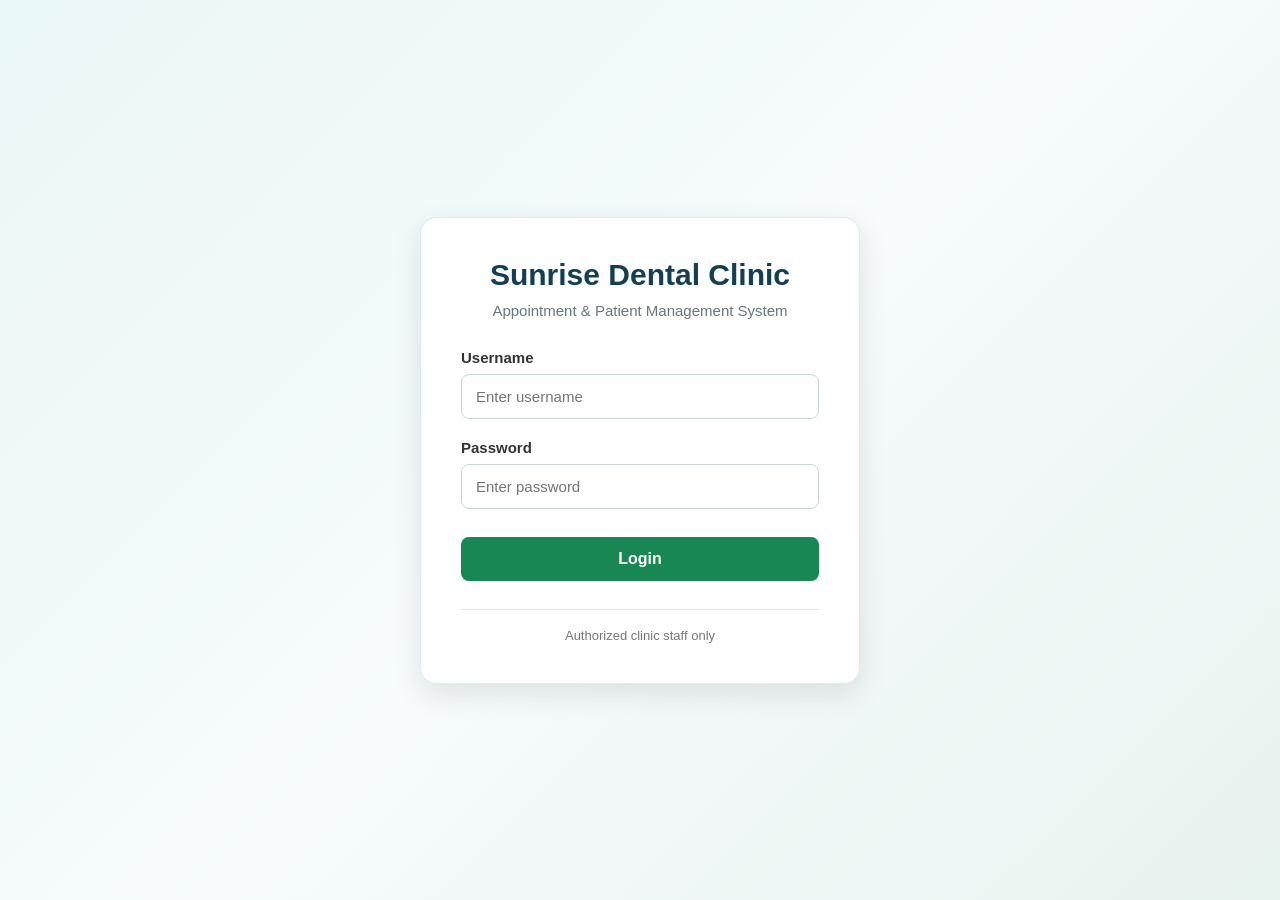
<file: frontend/index.html>
<!DOCTYPE html>
<html lang="en">
<head>
    <meta charset="UTF-8">
    <meta name="viewport" content="width=device-width, initial-scale=1.0">

    <title>Sunrise Dental Clinic - Login</title>

    <link rel="stylesheet" href="css/style.css">
</head>

<body>

<div class="login-container">

    <div class="login-card">

        <div class="clinic-header">
            <h1>Sunrise Dental Clinic</h1>
            <p>Appointment & Patient Management System</p>
        </div>

        <form id="loginForm">

            <div class="form-group">
                <label for="username">Username</label>

                <input
                        type="text"
                        id="username"
                        name="username"
                        placeholder="Enter username"
                        required
                >
            </div>

            <div class="form-group">
                <label for="password">Password</label>

                <input
                        type="password"
                        id="password"
                        name="password"
                        placeholder="Enter password"
                        required
                >
            </div>

            <button type="submit" class="login-button">
                Login
            </button>

        </form>

        <p id="loginMessage" class="message"></p>

        <div class="login-footer">
            <p>Authorized clinic staff only</p>
        </div>

    </div>

</div>

<script src="js/script.js"></script>

</body>
</html>
</file>
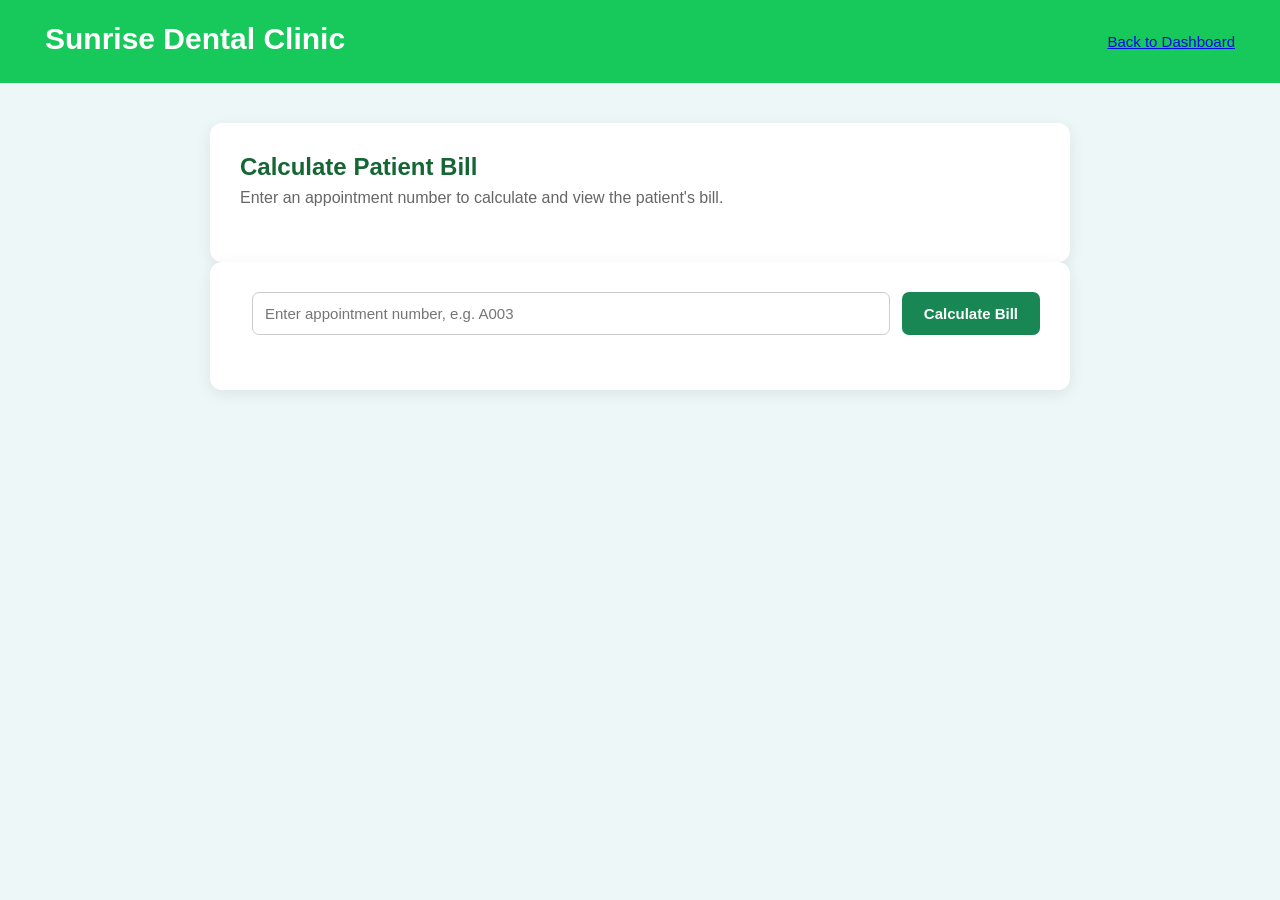
<file: frontend/billing.html>
<!DOCTYPE html>
<html lang="en">

<head>

    <meta charset="UTF-8">

    <meta
            name="viewport"
            content="width=device-width, initial-scale=1.0"
    >

    <title>Billing - Sunrise Dental Clinic</title>

    <link
            rel="stylesheet"
            href="css/style.css"
    >


    <style>
        .header-content {
            background: #16c95a;
            color: white;
            padding: 22px 45px;
            display: flex;
            justify-content: space-between;
            align-items: center;
        }

        .header-content h1 {
            font-size: 30px;
            margin-bottom: 5px;
        }

        .header-content a {
            font-size: 15px;
            opacity: 0.95;
        }

        .header-content a:hover {
            text-decoration: underline;
        }

        .billing-container {
            max-width: 900px;
            margin: 40px auto;
            padding: 0 20px;
        }


        .billing-card {
            background: white;
            padding: 30px;
            border-radius: 12px;

            box-shadow:
                    0 4px 15px rgba(0, 0, 0, 0.08);
        }


        .billing-card h2 {
            margin-bottom: 8px;
            color: #166534;
        }


        .billing-card > p {
            margin-bottom: 25px;
            color: #666;
        }


        /* Billing Search Form */

        .billing-form {
            display: flex;
            gap: 12px;
            margin-bottom: 25px;
        }


        .billing-form input {
            flex: 1;

            padding: 12px;

            border: 1px solid #ccc;
            border-radius: 7px;

            font-size: 15px;
        }


        .billing-form input:focus {
            outline: none;
            border-color: #198754;
        }


        .calculate-button {
            background: #198754;
            color: white;

            border: none;

            padding: 12px 22px;

            border-radius: 7px;

            cursor: pointer;

            font-size: 15px;
            font-weight: 600;
        }


        .calculate-button:hover {
            background: #157347;
        }


        /* Messages */

        #billingMessage {
            display: none;

            padding: 12px;

            border-radius: 7px;

            margin-bottom: 20px;
        }


        /* Bill Details */

        #billDetails {
            display: none;
        }


        .bill-title {
            color: #166534;

            margin-bottom: 18px;

            border-bottom: 2px solid #198754;

            padding-bottom: 8px;
        }


        .bill-info {
            display: grid;

            grid-template-columns: 1fr 1fr;

            gap: 15px;

            margin-bottom: 25px;
        }


        .info-box {
            background: #f8f9fa;

            padding: 15px;

            border-radius: 8px;

            border-left: 4px solid #198754;
        }


        .info-label {
            font-size: 13px;

            color: #666;

            margin-bottom: 5px;
        }


        .info-value {
            font-size: 15px;

            font-weight: 600;

            color: #333;
        }


        /* Bill Table */

        .bill-table {
            width: 100%;

            border-collapse: collapse;

            margin-top: 15px;
        }


        .bill-table th,
        .bill-table td {
            padding: 14px;

            border-bottom: 1px solid #ddd;

            text-align: left;
        }


        .bill-table th {
            background: #f8f9fa;

            color: #333;
        }


        .bill-table td:last-child,
        .bill-table th:last-child {
            text-align: right;
        }


        .total-row {
            font-size: 18px;

            font-weight: bold;
        }


        .total-row td {
            border-top: 2px solid #198754;

            border-bottom: none;
        }


        /* Payment Status */

        .payment-status-box {
            margin-top: 25px;

            padding: 15px;

            border-radius: 8px;

            background: #f8f9fa;

            display: flex;

            justify-content: space-between;

            align-items: center;
        }


        .payment-status-label {
            font-weight: 600;

            color: #333;
        }


        #displayPaymentStatus {
            font-weight: bold;

            padding: 6px 12px;

            border-radius: 20px;

            background: #fff3cd;

            color: #664d03;
        }


        /* Buttons */

        .bill-actions {
            margin-top: 25px;

            display: flex;

            gap: 12px;

            flex-wrap: wrap;
        }


        .print-button {
            background: #0d6efd;

            color: white;

            border: none;

            padding: 12px 22px;

            border-radius: 7px;

            cursor: pointer;

            font-size: 15px;

            font-weight: 600;
        }


        .print-button:hover {
            background: #0b5ed7;
        }


        .pay-button {
            background: #198754;

            color: white;

            border: none;

            padding: 12px 22px;

            border-radius: 7px;

            cursor: pointer;

            font-size: 15px;

            font-weight: 600;
        }


        .pay-button:hover {
            background: #157347;
        }


        .pay-button:disabled {
            background: #6c757d;

            cursor: not-allowed;

            opacity: 0.8;
        }


        .back-button {
            background: #6c757d;

            color: white;

            padding: 12px 22px;

            border-radius: 7px;

            text-decoration: none;

            font-weight: 600;

            display: inline-flex;

            align-items: center;
        }


        .back-button:hover {
            background: #5c636a;
        }


        /* Responsive Design */

        @media (max-width: 700px) {

            .billing-form {
                flex-direction: column;
            }


            .bill-info {
                grid-template-columns: 1fr;
            }


            .billing-card {
                padding: 20px;
            }


            .bill-table {
                font-size: 14px;
            }


            .payment-status-box {
                flex-direction: column;

                align-items: flex-start;

                gap: 10px;
            }

        }


        /* Print */

        @media print {

            body {
                background: white;
            }


            .billing-form,
            #billingMessage,
            .bill-actions,
            header {
                display: none !important;
            }


            .billing-card {
                box-shadow: none;
            }


            .billing-container {
                margin: 0 auto;
            }


            .payment-status-box {
                border: 1px solid #ddd;
            }

        }

    </style>

</head>


<body>


<header>

    <div class="header-content">

        <h1>
            Sunrise Dental Clinic
        </h1>


        <a
                href="dashboard.html"
                class="logout-btn"
        >
            Back to Dashboard
        </a>

    </div>

</header>


<main class="billing-container">


    <div class="billing-card">


        <h2>
            Calculate Patient Bill
        </h2>


        <p>
            Enter an appointment number to calculate
            and view the patient's bill.
        </p>
    </div>
    <div class="billing-card">

        <!-- Billing Form -->

        <form
                id="billingForm"
                class="billing-form"
        >

            <label for="appointmentNo"></label><input
                    type="text"
                    id="appointmentNo"
                    placeholder="Enter appointment number, e.g. A003"
                    required
            >


            <button
                    type="submit"
                    class="calculate-button"
            >
                Calculate Bill
            </button>

        </form>


        <!-- Message -->

        <div id="billingMessage"></div>


        <!-- Bill Details -->

        <section id="billDetails">


            <h3 class="bill-title">
                Patient Bill
            </h3>


            <!-- Basic Information -->

            <div class="bill-info">


                <div class="info-box">

                    <div class="info-label">
                        Appointment Number
                    </div>


                    <div
                            class="info-value"
                            id="displayAppointmentNo"
                    >
                    </div>

                </div>


                <div class="info-box">

                    <div class="info-label">
                        Patient Name
                    </div>


                    <div
                            class="info-value"
                            id="displayPatientName"
                    >
                    </div>

                </div>

            </div>


            <!-- Bill Table -->

            <table class="bill-table">


                <thead>

                <tr>

                    <th>
                        Description
                    </th>

                    <th>
                        Amount
                    </th>

                </tr>

                </thead>


                <tbody>


                <tr>

                    <td id="displayTreatmentName">
                        Treatment
                    </td>


                    <td id="displayTreatmentCost">
                        Rs. 0.00
                    </td>

                </tr>


                <tr>

                    <td>
                        Consultation Fee
                    </td>


                    <td id="displayConsultationFee">
                        Rs. 0.00
                    </td>

                </tr>


                <tr class="total-row">

                    <td>
                        Total Amount
                    </td>


                    <td id="displayTotalAmount">
                        Rs. 0.00
                    </td>

                </tr>


                </tbody>

            </table>


            <!-- Payment Status -->

            <div class="payment-status-box">

                <span class="payment-status-label">
                    Payment Status
                </span>


                <strong id="displayPaymentStatus">
                    PENDING
                </strong>

            </div>


            <!-- Actions -->

            <div class="bill-actions">


                <button
                        type="button"
                        class="print-button"
                        onclick="window.print()"
                >
                    Print Bill / Receipt
                </button>


                <button
                        type="button"
                        id="payButton"
                        class="pay-button"
                >
                    Mark as Paid
                </button>


                <a
                        href="dashboard.html"
                        class="back-button"
                >
                    Back to Dashboard
                </a>

            </div>


        </section>


    </div>


</main>


<script src="js/billing.js"></script>


</body>

</html>
</file>
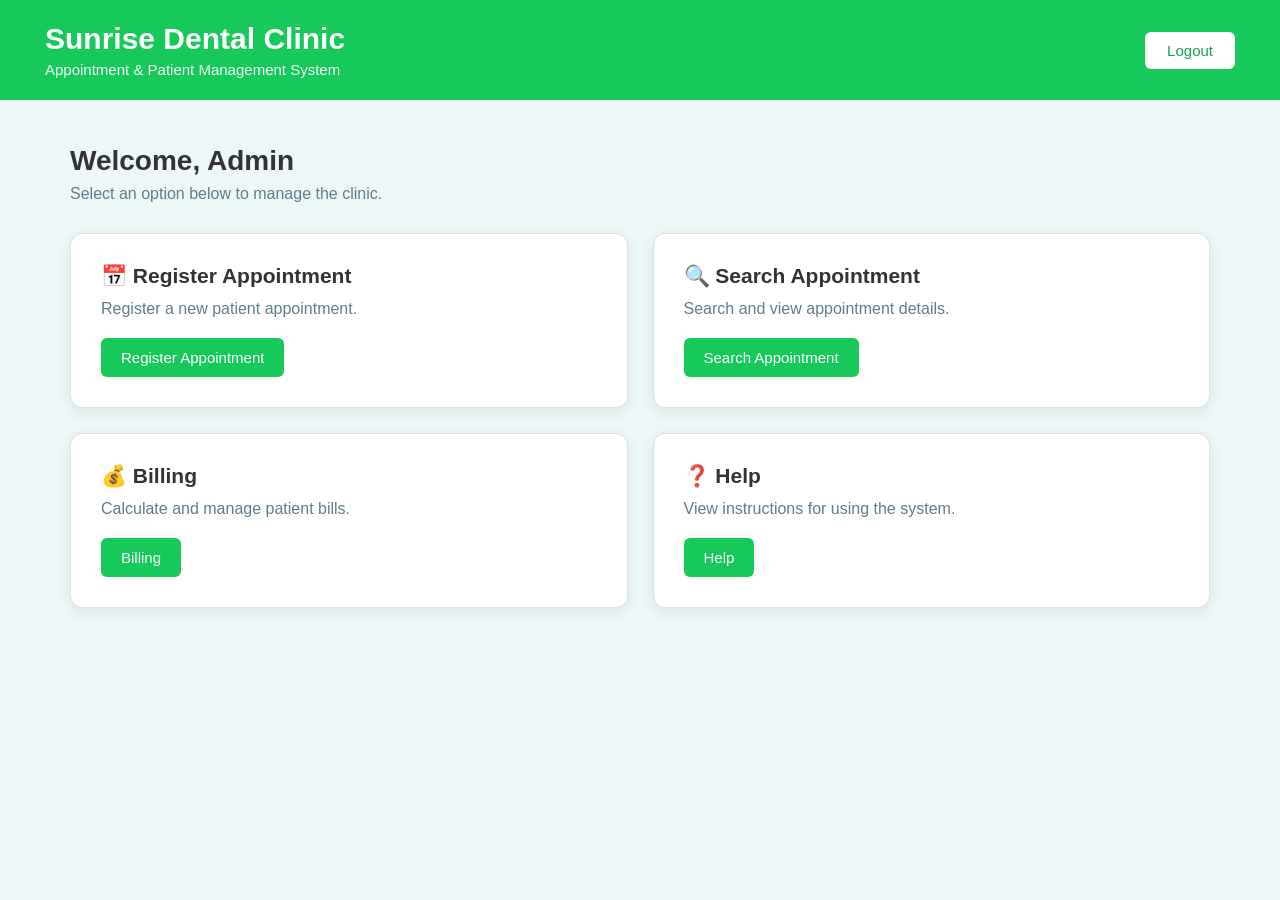
<file: frontend/dashboard.html>
<!DOCTYPE html>
<html lang="en">
<head>
    <meta charset="UTF-8">
    <meta name="viewport" content="width=device-width, initial-scale=1.0">

    <title>Sunrise Dental Clinic - Dashboard</title>

    <link rel="stylesheet" href="css/style.css">
</head>

<body>

<div class="dashboard-container">

    <header class="dashboard-header">
        <div>
            <h1>Sunrise Dental Clinic</h1>
            <p>Appointment & Patient Management System</p>
        </div>

        <button id="logoutButton" class="logout-button">
            Logout
        </button>
    </header>

    <main>

        <section class="welcome-section">
            <h2>Welcome, Admin</h2>
            <p>Select an option below to manage the clinic.</p>
        </section>

        <section class="dashboard-grid">

            <!-- Register Appointment -->

            <div class="dashboard-card">

                <h3>📅 Register Appointment</h3>

                <p>
                    Register a new patient appointment.
                </p>

                <button onclick="openAppointmentPage()">
                    Register Appointment
                </button>

            </div>


            <!-- Search Appointment -->

            <div class="dashboard-card">

                <h3>🔍 Search Appointment</h3>

                <p>
                    Search and view appointment details.
                </p>

                <button onclick="openSearchPage()">
                    Search Appointment
                </button>

            </div>


            <!-- Billing -->

            <div class="dashboard-card">

                <h3>💰 Billing</h3>

                <p>
                    Calculate and manage patient bills.
                </p>

                <button onclick="openBillingPage()">
                    Billing
                </button>

            </div>


            <!-- Help -->

            <div class="dashboard-card">

                <h3>❓ Help</h3>

                <p>
                    View instructions for using the system.
                </p>

                <button onclick="openHelpPage()">
                    Help
                </button>

            </div>

        </section>

    </main>

</div>


<script>

    // Open Register Appointment page
    function openAppointmentPage() {

        window.location.href = "register-appointment.html";

    }


    // Open Search Appointment page
    function openSearchPage() {

        window.location.href = "search-appointment.html";

    }


    // Billing page
    function openBillingPage() {
        window.location.href = "billing.html";

    }


    // Help page
    function openHelpPage() {
        window.location.href = "help.html";

    }


    // Logout
    document
        .getElementById("logoutButton")
        .addEventListener("click", function () {

            window.location.href = "index.html";

        });

</script>

</body>

</html>
</file>
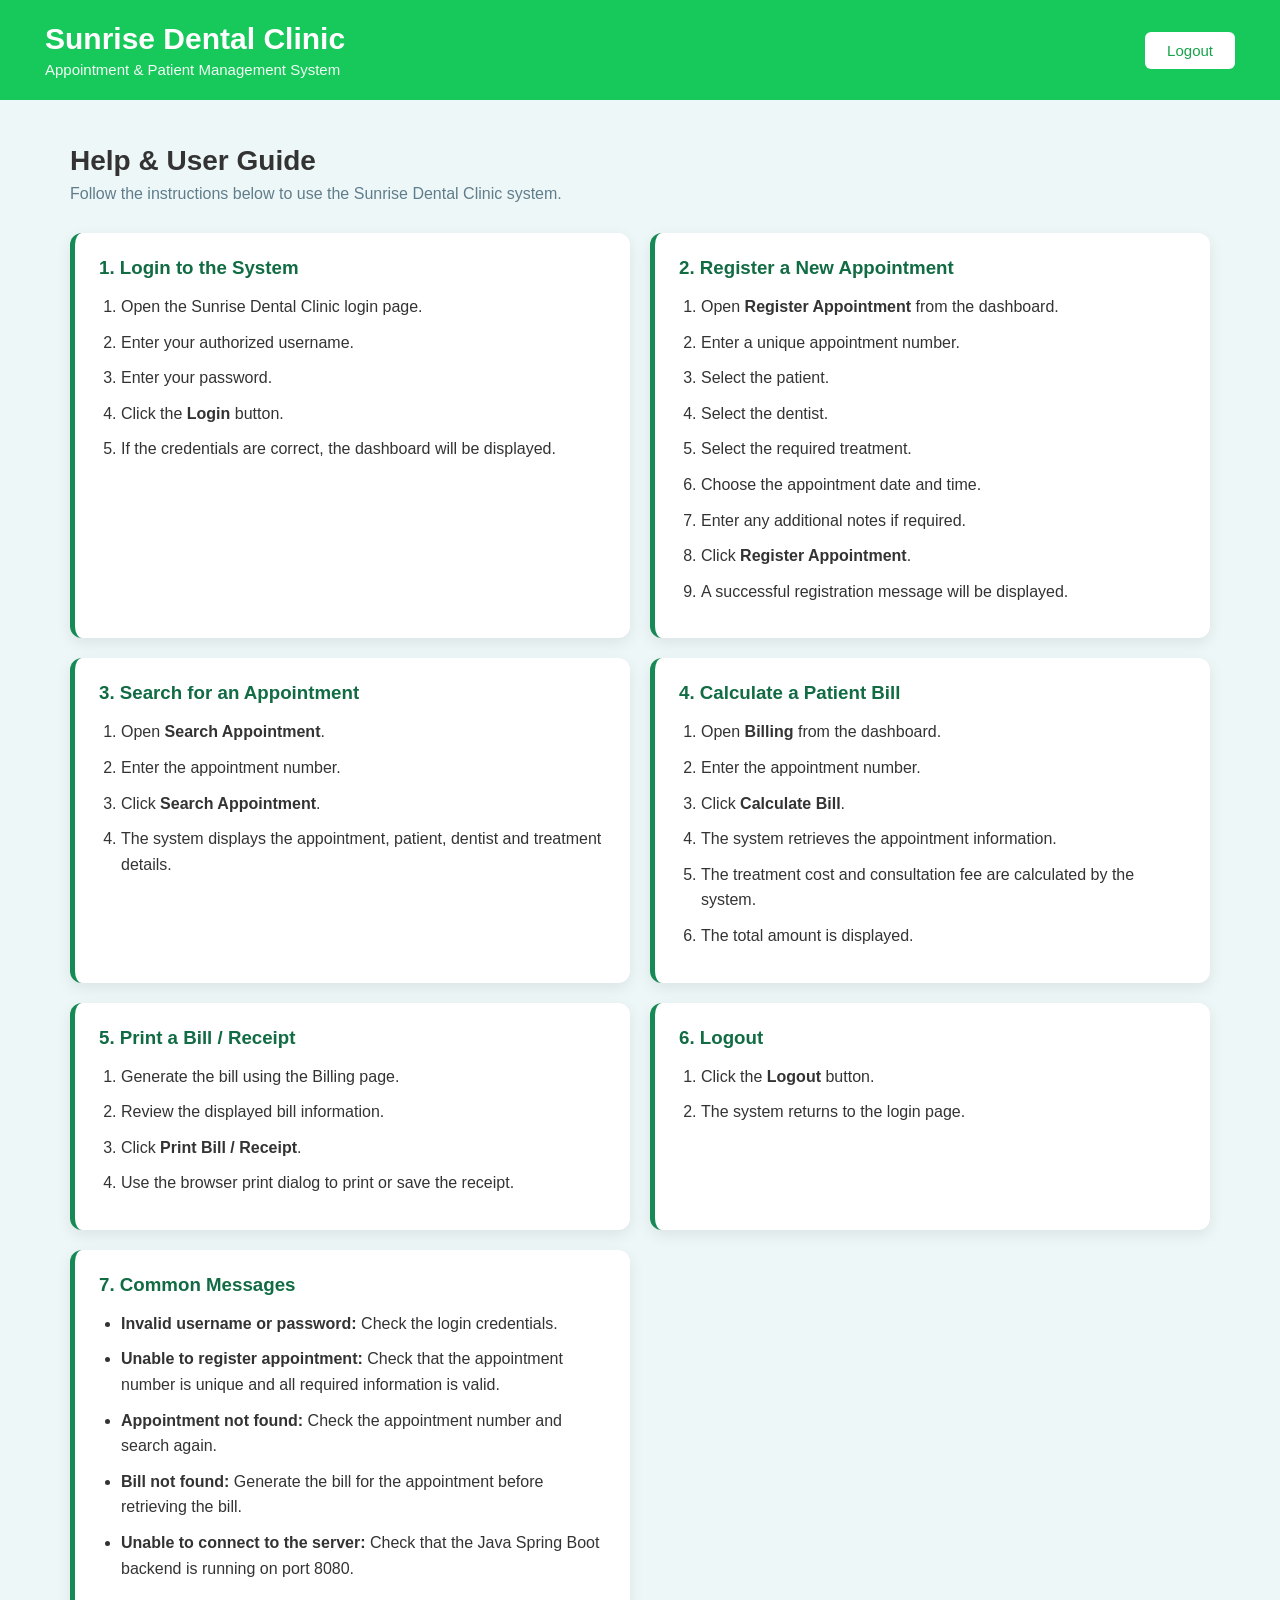
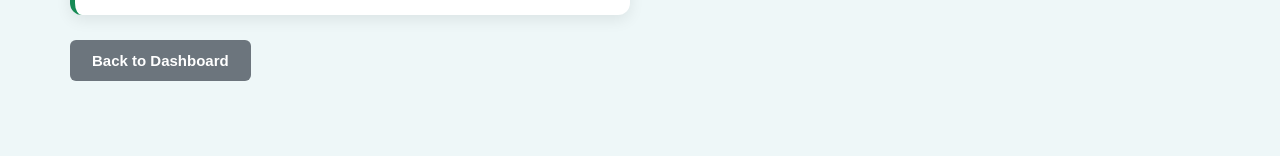
<file: frontend/help.html>
<!DOCTYPE html>
<html lang="en">
<head>
    <meta charset="UTF-8">
    <meta name="viewport" content="width=device-width, initial-scale=1.0">

    <title>Sunrise Dental Clinic - Help</title>

    <link rel="stylesheet" href="css/style.css">
</head>

<body>

<div class="dashboard-container">

    <header class="dashboard-header">
        <div>
            <h1>Sunrise Dental Clinic</h1>
            <p>Appointment & Patient Management System</p>
        </div>

        <button
                class="logout-button"
                onclick="window.location.href='index.html'">
            Logout
        </button>
    </header>

    <main>

        <section class="welcome-section">
            <h2>Help & User Guide</h2>

            <p>
                Follow the instructions below to use the
                Sunrise Dental Clinic system.
            </p>
        </section>


        <section class="help-section">


            <div class="help-card">

                <h3>1. Login to the System</h3>

                <ol>
                    <li>Open the Sunrise Dental Clinic login page.</li>
                    <li>Enter your authorized username.</li>
                    <li>Enter your password.</li>
                    <li>Click the <strong>Login</strong> button.</li>
                    <li>
                        If the credentials are correct, the
                        dashboard will be displayed.
                    </li>
                </ol>

            </div>


            <div class="help-card">

                <h3>2. Register a New Appointment</h3>

                <ol>
                    <li>Open <strong>Register Appointment</strong> from the dashboard.</li>
                    <li>Enter a unique appointment number.</li>
                    <li>Select the patient.</li>
                    <li>Select the dentist.</li>
                    <li>Select the required treatment.</li>
                    <li>Choose the appointment date and time.</li>
                    <li>Enter any additional notes if required.</li>
                    <li>Click <strong>Register Appointment</strong>.</li>
                    <li>
                        A successful registration message will
                        be displayed.
                    </li>
                </ol>

            </div>


            <div class="help-card">

                <h3>3. Search for an Appointment</h3>

                <ol>
                    <li>Open <strong>Search Appointment</strong>.</li>
                    <li>Enter the appointment number.</li>
                    <li>Click <strong>Search Appointment</strong>.</li>
                    <li>
                        The system displays the appointment,
                        patient, dentist and treatment details.
                    </li>
                </ol>

            </div>


            <div class="help-card">

                <h3>4. Calculate a Patient Bill</h3>

                <ol>
                    <li>Open <strong>Billing</strong> from the dashboard.</li>
                    <li>Enter the appointment number.</li>
                    <li>Click <strong>Calculate Bill</strong>.</li>
                    <li>
                        The system retrieves the appointment
                        information.
                    </li>
                    <li>
                        The treatment cost and consultation fee
                        are calculated by the system.
                    </li>
                    <li>
                        The total amount is displayed.
                    </li>
                </ol>

            </div>


            <div class="help-card">

                <h3>5. Print a Bill / Receipt</h3>

                <ol>
                    <li>Generate the bill using the Billing page.</li>
                    <li>Review the displayed bill information.</li>
                    <li>Click <strong>Print Bill / Receipt</strong>.</li>
                    <li>
                        Use the browser print dialog to print
                        or save the receipt.
                    </li>
                </ol>

            </div>


            <div class="help-card">

                <h3>6. Logout</h3>

                <ol>
                    <li>Click the <strong>Logout</strong> button.</li>
                    <li>
                        The system returns to the login page.
                    </li>
                </ol>

            </div>


            <div class="help-card">

                <h3>7. Common Messages</h3>

                <ul>
                    <li>
                        <strong>Invalid username or password:</strong>
                        Check the login credentials.
                    </li>

                    <li>
                        <strong>Unable to register appointment:</strong>
                        Check that the appointment number is unique
                        and all required information is valid.
                    </li>

                    <li>
                        <strong>Appointment not found:</strong>
                        Check the appointment number and search again.
                    </li>

                    <li>
                        <strong>Bill not found:</strong>
                        Generate the bill for the appointment before
                        retrieving the bill.
                    </li>

                    <li>
                        <strong>Unable to connect to the server:</strong>
                        Check that the Java Spring Boot backend is
                        running on port 8080.
                    </li>
                </ul>

            </div>


        </section>


        <div class="help-navigation">

            <button
                    class="secondary-button"
                    onclick="window.location.href='dashboard.html'">
                Back to Dashboard
            </button>

        </div>

    </main>

</div>

</body>
</html>
</file>
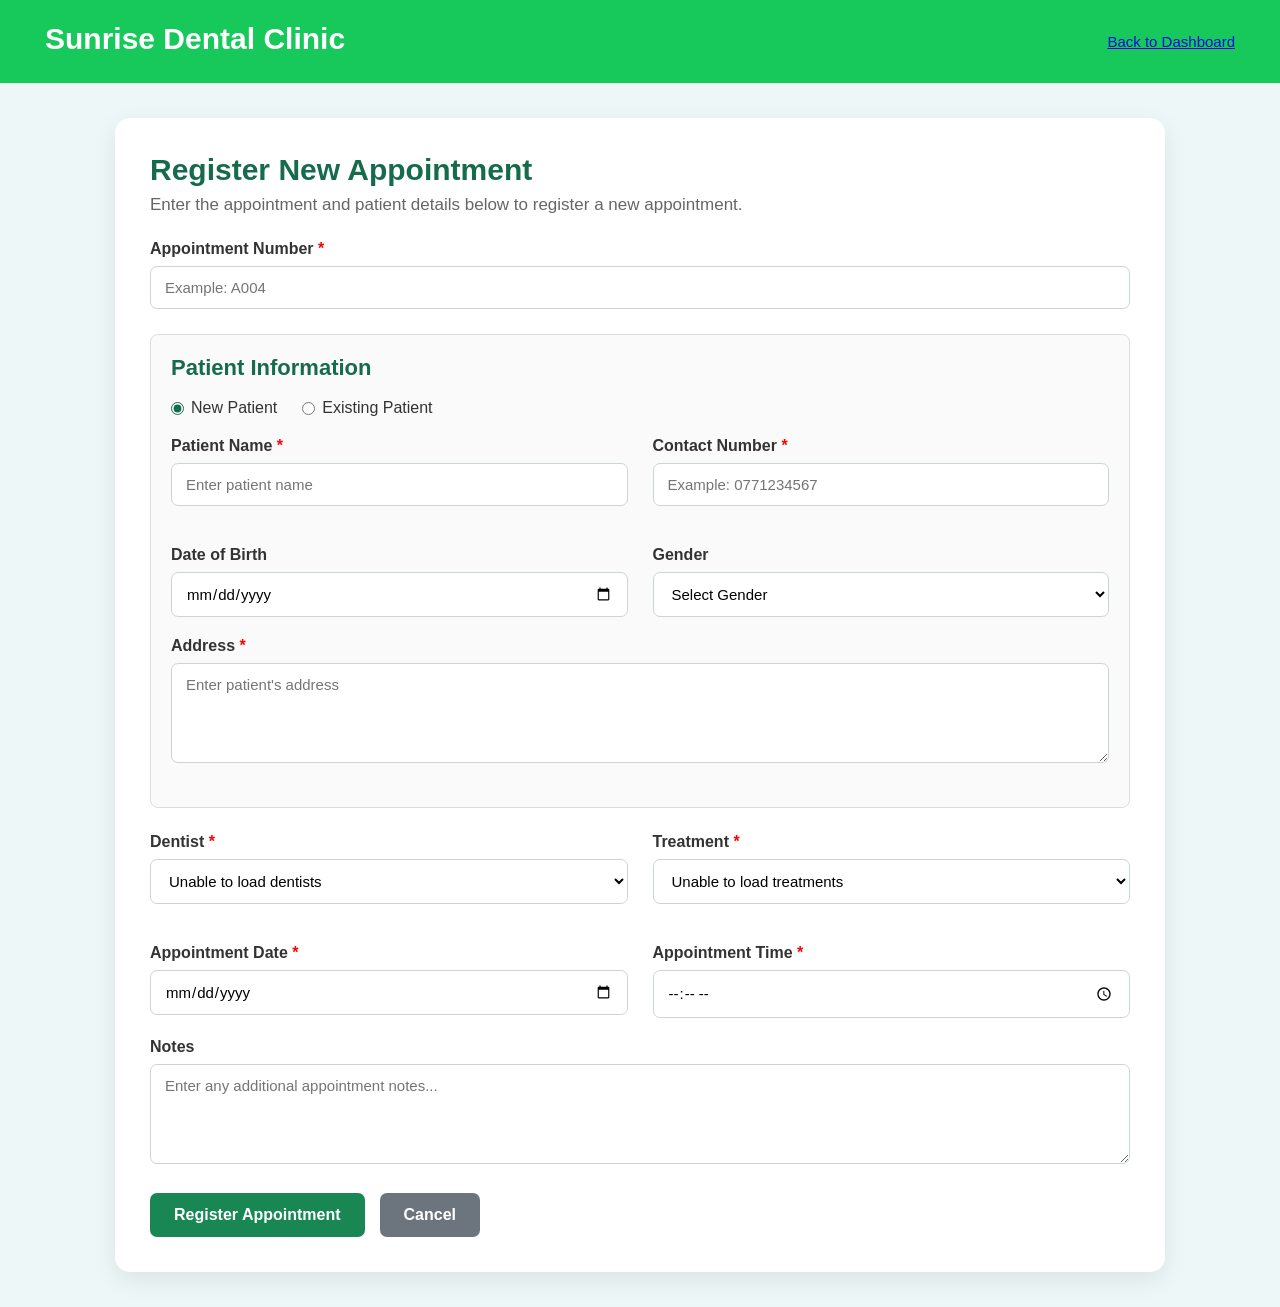
<file: frontend/register-appointment.html>
<!DOCTYPE html>
<html lang="en">
<head>
    <meta charset="UTF-8">
    <meta name="viewport" content="width=device-width, initial-scale=1.0">

    <title>Register Appointment - Sunrise Dental Clinic</title>

    <link rel="stylesheet" href="css/style.css">

    <style>
        .patient-mode {
            display: flex;
            gap: 25px;
            margin: 10px 0 20px;
        }

        .patient-mode label {
            font-weight: normal;
            cursor: pointer;
        }

        .patient-section {
            border: 1px solid #ddd;
            border-radius: 8px;
            padding: 20px;
            margin-bottom: 25px;
            background: #fafafa;
        }

        .patient-section h3 {
            margin-top: 0;
            color: #176b4d;
        }

        .hidden {
            display: none;
        }

        .required {
            color: red;
        }
    </style>
</head>

<body>

<div class="page-header">
    <h1>Sunrise Dental Clinic</h1>
    <a href="dashboard.html">Back to Dashboard</a>
</div>

<div class="form-container">

    <h2>Register New Appointment</h2>

    <p class="form-description">
        Enter the appointment and patient details below to register a new appointment.
    </p>

    <form id="appointmentForm">

        <!-- Appointment Number -->
        <div class="form-group">
            <label for="appointmentNo">
                Appointment Number <span class="required">*</span>
            </label>

            <input
                    type="text"
                    id="appointmentNo"
                    name="appointmentNo"
                    placeholder="Example: A004"
                    required
            >
        </div>


        <!-- Patient Information -->
        <div class="patient-section">

            <h3>Patient Information</h3>

            <div class="patient-mode">

                <label>
                    <input
                            type="radio"
                            name="patientMode"
                            value="new"
                            id="newPatientRadio"
                            checked
                    >
                    New Patient
                </label>

                <label>
                    <input
                            type="radio"
                            name="patientMode"
                            value="existing"
                            id="existingPatientRadio"
                    >
                    Existing Patient
                </label>

            </div>


            <!-- NEW PATIENT -->
            <div id="newPatientSection">

                <div class="form-grid">

                    <div class="form-group">
                        <label for="patientName">
                            Patient Name <span class="required">*</span>
                        </label>

                        <input
                                type="text"
                                id="patientName"
                                placeholder="Enter patient name"
                        >
                    </div>


                    <div class="form-group">
                        <label for="contactNumber">
                            Contact Number <span class="required">*</span>
                        </label>

                        <input
                                type="text"
                                id="contactNumber"
                                placeholder="Example: 0771234567"
                        >
                    </div>


                    <div class="form-group">
                        <label for="dateOfBirth">
                            Date of Birth
                        </label>

                        <input
                                type="date"
                                id="dateOfBirth"
                        >
                    </div>


                    <div class="form-group">
                        <label for="gender">
                            Gender
                        </label>

                        <select id="gender">
                            <option value="">Select Gender</option>
                            <option value="Male">Male</option>
                            <option value="Female">Female</option>
                            <option value="Other">Other</option>
                        </select>
                    </div>

                </div>


                <div class="form-group">

                    <label for="address">
                        Address <span class="required">*</span>
                    </label>

                    <textarea
                            id="address"
                            rows="3"
                            placeholder="Enter patient's address"
                    ></textarea>

                </div>

            </div>


            <!-- EXISTING PATIENT -->
            <div id="existingPatientSection" class="hidden">

                <div class="form-group">

                    <label for="patientSelect">
                        Select Existing Patient <span class="required">*</span>
                    </label>

                    <select id="patientSelect">

                        <option value="">
                            Select Patient
                        </option>

                    </select>

                </div>

            </div>

        </div>


        <!-- Dentist and Treatment -->
        <div class="form-grid">

            <div class="form-group">

                <label for="dentistSelect">
                    Dentist <span class="required">*</span>
                </label>

                <select id="dentistSelect" required>

                    <option value="">
                        Select Dentist
                    </option>

                </select>

            </div>


            <div class="form-group">

                <label for="treatmentSelect">
                    Treatment <span class="required">*</span>
                </label>

                <select id="treatmentSelect" required>

                    <option value="">
                        Select Treatment
                    </option>

                </select>

            </div>


            <div class="form-group">

                <label for="appointmentDate">
                    Appointment Date <span class="required">*</span>
                </label>

                <input
                        type="date"
                        id="appointmentDate"
                        required
                >

            </div>


            <div class="form-group">

                <label for="appointmentTime">
                    Appointment Time <span class="required">*</span>
                </label>

                <input
                        type="time"
                        id="appointmentTime"
                        required
                >

            </div>

        </div>


        <!-- Notes -->
        <div class="form-group">

            <label for="notes">
                Notes
            </label>

            <textarea
                    id="notes"
                    rows="4"
                    placeholder="Enter any additional appointment notes..."
            ></textarea>

        </div>


        <!-- Message -->
        <div id="appointmentMessage"></div>


        <!-- Buttons -->
        <div class="form-actions">

            <button
                    type="submit"
                    class="btn-primary"
            >
                Register Appointment
            </button>

            <button
                    type="button"
                    class="btn-secondary"
                    onclick="window.location.href='dashboard.html'"
            >
                Cancel
            </button>

        </div>

    </form>

</div>

<script src="js/appointment.js"></script>

</body>
</html>
</file>
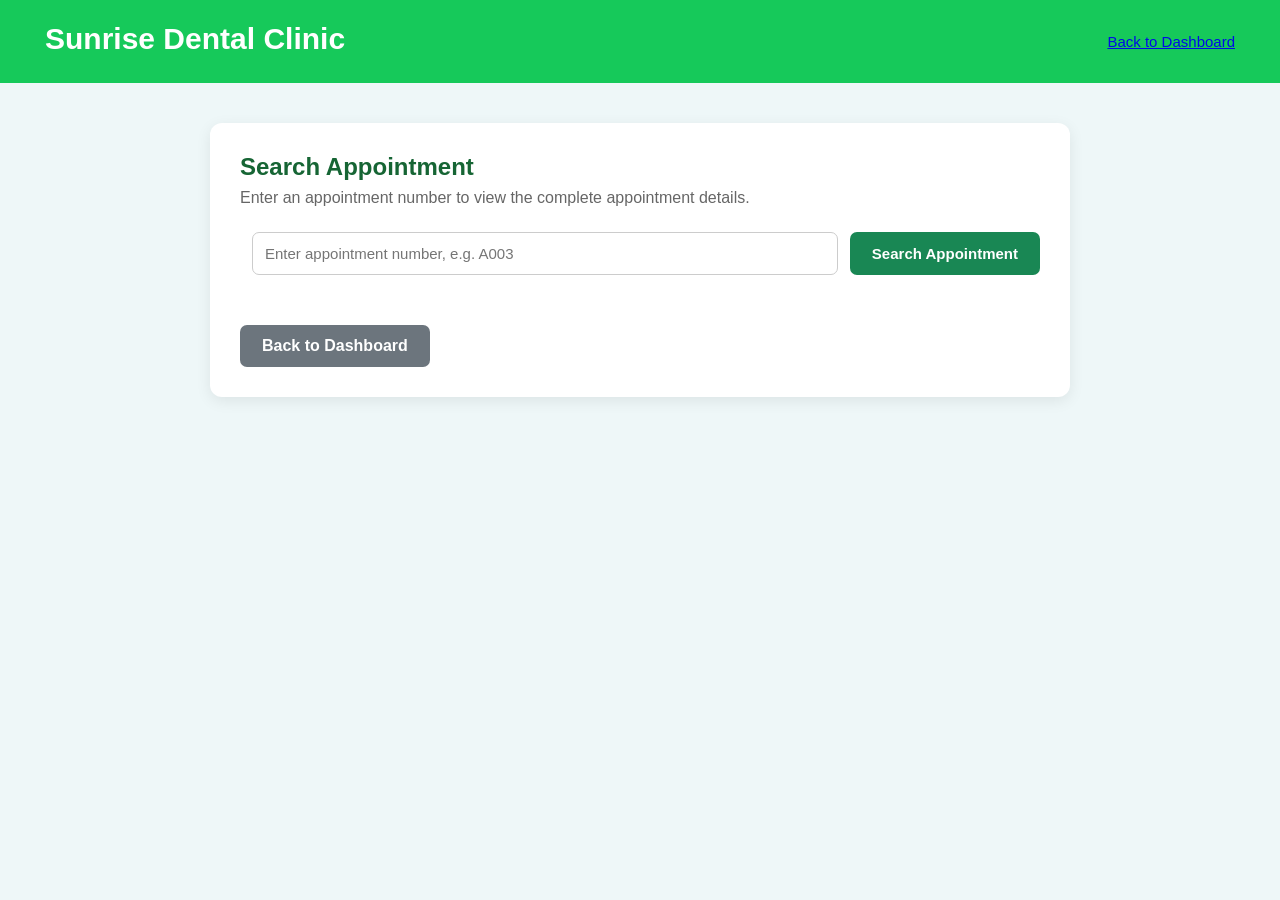
<file: frontend/search-appointment.html>
<!DOCTYPE html>
<html lang="en">
<head>
    <meta charset="UTF-8">
    <meta name="viewport" content="width=device-width, initial-scale=1.0">

    <title>Search Appointment - Sunrise Dental Clinic</title>

    <link rel="stylesheet" href="css/style.css">

    <style>

        .header-content {
            background: #16c95a;
            color: white;
            padding: 22px 45px;
            display: flex;
            justify-content: space-between;
            align-items: center;
        }

        .header-content h1 {
            font-size: 30px;
            margin-bottom: 5px;
        }

        .header-content a {
            font-size: 15px;
            opacity: 0.95;
        }

        .header-content a:hover {
            text-decoration: underline;
        }

        .search-container {
            max-width: 900px;
            margin: 40px auto;
            padding: 0 20px;
        }

        .search-card {
            background: white;
            padding: 30px;
            border-radius: 12px;
            box-shadow: 0 4px 15px rgba(0, 0, 0, 0.08);
        }

        .search-card h2 {
            margin-bottom: 8px;
            color: #166534;
        }

        .search-card > p {
            margin-bottom: 25px;
            color: #666;
        }

        .search-form {
            display: flex;
            gap: 12px;
            margin-bottom: 25px;
        }

        .search-form input {
            flex: 1;
            padding: 12px;
            border: 1px solid #ccc;
            border-radius: 7px;
            font-size: 15px;
        }

        .search-form input:focus {
            outline: none;
            border-color: #198754;
        }

        .search-button {
            background: #198754;
            color: white;
            border: none;
            padding: 12px 22px;
            border-radius: 7px;
            cursor: pointer;
            font-size: 15px;
            font-weight: 600;
        }

        .search-button:hover {
            background: #157347;
        }

        #searchMessage {
            display: none;
            padding: 12px;
            border-radius: 7px;
            margin-bottom: 20px;
        }

        #appointmentDetails {
            display: none;
        }

        .details-title {
            color: #166534;
            margin-bottom: 18px;
            border-bottom: 2px solid #198754;
            padding-bottom: 8px;
        }

        .details-grid {
            display: grid;
            grid-template-columns: 1fr 1fr;
            gap: 15px;
        }

        .detail-box {
            background: #f8f9fa;
            padding: 15px;
            border-radius: 8px;
            border-left: 4px solid #198754;
        }

        .detail-box.full-width {
            grid-column: 1 / -1;
        }

        .detail-label {
            font-size: 13px;
            color: #666;
            margin-bottom: 5px;
        }

        .detail-value {
            font-size: 15px;
            font-weight: 600;
            color: #333;
        }

        .patient-section,
        .dentist-section,
        .treatment-section {
            margin-top: 25px;
        }

        .back-button {
            display: inline-block;
            margin-top: 25px;
            background: #6c757d;
            color: white;
            padding: 12px 22px;
            border-radius: 7px;
            text-decoration: none;
            font-weight: 600;
        }

        .back-button:hover {
            background: #5c636a;
        }

        @media (max-width: 700px) {
            .search-form {
                flex-direction: column;
            }

            .details-grid {
                grid-template-columns: 1fr;
            }

            .detail-box.full-width {
                grid-column: auto;
            }

            .search-card {
                padding: 20px;
            }
        }
    </style>
</head>

<body>

<header>
    <div class="header-content">
        <h1>Sunrise Dental Clinic</h1>

        <a href="dashboard.html" class="logout-btn">
            Back to Dashboard
        </a>
    </div>
</header>

<main class="search-container">

    <div class="search-card">

        <h2>Search Appointment</h2>

        <p>
            Enter an appointment number to view the complete appointment details.
        </p>

        <form id="searchForm" class="search-form">

            <label for="appointmentNo"></label><input
                    type="text"
                    id="appointmentNo"
                    placeholder="Enter appointment number, e.g. A003"
                    required
            >

            <button
                    type="submit"
                    class="search-button"
            >
                Search Appointment
            </button>

        </form>

        <div id="searchMessage"></div>

        <section id="appointmentDetails">

            <h3 class="details-title">
                Appointment Details
            </h3>

            <div class="details-grid">

                <div class="detail-box">
                    <div class="detail-label">
                        Appointment Number
                    </div>

                    <div
                            class="detail-value"
                            id="displayAppointmentNo"
                    ></div>
                </div>

                <div class="detail-box">
                    <div class="detail-label">
                        Status
                    </div>

                    <div
                            class="detail-value"
                            id="displayStatus"
                    ></div>
                </div>

            </div>

            <!-- Patient Information -->

            <div class="patient-section">

                <h3 class="details-title">
                    Patient Information
                </h3>

                <div class="details-grid">

                    <div class="detail-box">
                        <div class="detail-label">
                            Patient Name
                        </div>

                        <div
                                class="detail-value"
                                id="displayPatientName"
                        ></div>
                    </div>

                    <div class="detail-box">
                        <div class="detail-label">
                            Contact Number
                        </div>

                        <div
                                class="detail-value"
                                id="displayPatientContact"
                        ></div>
                    </div>

                    <div class="detail-box">
                        <div class="detail-label">
                            Address
                        </div>

                        <div
                                class="detail-value"
                                id="displayPatientAddress"
                        ></div>
                    </div>

                    <div class="detail-box">
                        <div class="detail-label">
                            Date of Birth
                        </div>

                        <div
                                class="detail-value"
                                id="displayPatientDob"
                        ></div>
                    </div>

                    <div class="detail-box">
                        <div class="detail-label">
                            Gender
                        </div>

                        <div
                                class="detail-value"
                                id="displayPatientGender"
                        ></div>
                    </div>

                </div>

            </div>

            <!-- Dentist Information -->

            <div class="dentist-section">

                <h3 class="details-title">
                    Dentist Information
                </h3>

                <div class="details-grid">

                    <div class="detail-box">
                        <div class="detail-label">
                            Dentist Name
                        </div>

                        <div
                                class="detail-value"
                                id="displayDentistName"
                        ></div>
                    </div>

                    <div class="detail-box">
                        <div class="detail-label">
                            Specialization
                        </div>

                        <div
                                class="detail-value"
                                id="displayDentistSpecialization"
                        ></div>
                    </div>

                    <div class="detail-box">
                        <div class="detail-label">
                            Contact Number
                        </div>

                        <div
                                class="detail-value"
                                id="displayDentistContact"
                        ></div>
                    </div>

                    <div class="detail-box">
                        <div class="detail-label">
                            Availability
                        </div>

                        <div
                                class="detail-value"
                                id="displayDentistAvailability"
                        ></div>
                    </div>

                </div>

            </div>

            <!-- Treatment Information -->

            <div class="treatment-section">

                <h3 class="details-title">
                    Treatment Information
                </h3>

                <div class="details-grid">

                    <div class="detail-box">
                        <div class="detail-label">
                            Treatment
                        </div>

                        <div
                                class="detail-value"
                                id="displayTreatmentName"
                        ></div>
                    </div>

                    <div class="detail-box">
                        <div class="detail-label">
                            Treatment Cost
                        </div>

                        <div
                                class="detail-value"
                                id="displayTreatmentCost"
                        ></div>
                    </div>

                    <div class="detail-box full-width">
                        <div class="detail-label">
                            Description
                        </div>

                        <div
                                class="detail-value"
                                id="displayTreatmentDescription"
                        ></div>
                    </div>

                </div>

            </div>

            <!-- Appointment Schedule -->

            <div class="treatment-section">

                <h3 class="details-title">
                    Appointment Schedule
                </h3>

                <div class="details-grid">

                    <div class="detail-box">
                        <div class="detail-label">
                            Appointment Date
                        </div>

                        <div
                                class="detail-value"
                                id="displayAppointmentDate"
                        ></div>
                    </div>

                    <div class="detail-box">
                        <div class="detail-label">
                            Appointment Time
                        </div>

                        <div
                                class="detail-value"
                                id="displayAppointmentTime"
                        ></div>
                    </div>

                    <div class="detail-box full-width">
                        <div class="detail-label">
                            Notes
                        </div>

                        <div
                                class="detail-value"
                                id="displayNotes"
                        ></div>
                    </div>

                </div>
                <div id="cancelSection" class="cancel-section hidden">

                    <button
                            type="button"
                            id="cancelAppointmentButton"
                            class="cancel-button">
                        Cancel Appointment
                    </button>

                </div>
            </div>

        </section>

        <a
                href="dashboard.html"
                class="back-button"
        >
            Back to Dashboard
        </a>


    </div>


</main>

<script src="js/search-appointment.js"></script>

</body>
</html>
</file>
<file: frontend/css/style.css>
* {
    box-sizing: border-box;
    margin: 0;
    padding: 0;
}

body {
    font-family: Arial, sans-serif;
    background: #f1f8f9;
    color: #263238;
}

/* Dashboard */

.dashboard-container {
    min-height: 100vh;
}

/* Header */

.dashboard-header {
    background: #16c95a;
    color: white;
    padding: 22px 45px;
    display: flex;
    justify-content: space-between;
    align-items: center;
}

.dashboard-header h1 {
    font-size: 30px;
    margin-bottom: 5px;
}

.dashboard-header p {
    font-size: 15px;
    opacity: 0.95;
}

.logout-button {
    background: white;
    color: #16a34a;
    border: none;
    padding: 10px 22px;
    border-radius: 6px;
    font-size: 15px;
    cursor: pointer;
}

.logout-button:hover {
    background: #f1f1f1;
}

/* Main */

main {
    max-width: 1200px;
    margin: 0 auto;
    padding: 45px 30px;
}

.welcome-section {
    margin-bottom: 30px;
}

.welcome-section h2 {
    font-size: 28px;
    margin-bottom: 8px;
}

.welcome-section p {
    color: #607d8b;
    font-size: 16px;
}

/* Cards */

.dashboard-grid {
    display: grid;
    grid-template-columns: repeat(2, 1fr);
    gap: 25px;
}

.dashboard-card {
    background: white;
    padding: 30px;
    border-radius: 12px;
    box-shadow: 0 4px 15px rgba(0, 0, 0, 0.08);
    border: 1px solid #e0e0e0;
    transition: transform 0.2s, box-shadow 0.2s;
}

.dashboard-card:hover {
    transform: translateY(-3px);
    box-shadow: 0 7px 20px rgba(0, 0, 0, 0.12);
}

.dashboard-card h3 {
    font-size: 21px;
    margin-bottom: 12px;
}

.dashboard-card p {
    color: #607d8b;
    margin-bottom: 20px;
}

.dashboard-card button {
    background: #16c95a;
    color: white;
    border: none;
    padding: 11px 20px;
    border-radius: 6px;
    font-size: 15px;
    cursor: pointer;
}

.dashboard-card button:hover {
    background: #0fa94b;
}

/* Responsive */

@media (max-width: 768px) {

    .dashboard-header {
        padding: 20px;
        flex-direction: column;
        align-items: flex-start;
        gap: 15px;
    }

    main {
        padding: 30px 20px;
    }

    .dashboard-grid {
        grid-template-columns: 1fr;
    }
}


/* =========================================================
   LOGIN PAGE
   ========================================================= */

.login-container {
    min-height: 100vh;
    display: flex;
    justify-content: center;
    align-items: center;
    padding: 30px 20px;

    background: linear-gradient(
            135deg,
            #eaf7f8 0%,
            #f7fbfc 50%,
            #e7f3ef 100%
    );
}


/* Login Card */

.login-card {
    width: 100%;
    max-width: 440px;

    background: #ffffff;

    padding: 40px;

    border-radius: 16px;

    box-shadow:
            0 10px 30px rgba(0, 0, 0, 0.10);

    border: 1px solid #e1eaec;
}


/* Clinic Header */

.clinic-header {
    text-align: center;
    margin-bottom: 30px;
}

.clinic-header h1 {
    margin: 0;

    color: #123f52;

    font-size: 30px;
    font-weight: 700;
}

.clinic-header p {
    margin-top: 10px;
    margin-bottom: 0;

    color: #68777d;

    font-size: 15px;
}


/* Login Form */

#loginForm {
    width: 100%;
}


/* Login Form Groups */

.login-card .form-group {
    margin-bottom: 20px;
}

.login-card .form-group label {
    display: block;

    margin-bottom: 8px;

    color: #333333;

    font-size: 15px;
    font-weight: 600;
}


/* Username and Password */

.login-card .form-group input {
    width: 100%;

    padding: 13px 14px;

    border: 1px solid #cbd5d8;
    border-radius: 8px;

    background: #ffffff;

    font-size: 15px;

    transition:
            border-color 0.2s ease,
            box-shadow 0.2s ease;
}

.login-card .form-group input:focus {
    outline: none;

    border-color: #198754;

    box-shadow:
            0 0 0 3px rgba(25, 135, 84, 0.12);
}


/* Login Button */

.login-button {
    width: 100%;

    margin-top: 8px;

    padding: 13px 20px;

    border: none;
    border-radius: 8px;

    background: #198754;
    color: #ffffff;

    font-size: 16px;
    font-weight: 600;

    cursor: pointer;

    transition:
            background 0.2s ease,
            transform 0.1s ease;
}

.login-button:hover {
    background: #157347;
}

.login-button:active {
    transform: scale(0.98);
}


/* Login Message */

#loginMessage {
    margin-top: 18px;

    text-align: center;

    font-size: 14px;
    font-weight: 600;
}


/* Success message */

#loginMessage.success {
    padding: 10px 12px;

    border-radius: 6px;

    background: #d1e7dd;
    color: #0f5132;

    border: 1px solid #badbcc;
}


/* Error message */

#loginMessage.error {
    padding: 10px 12px;

    border-radius: 6px;

    background: #f8d7da;
    color: #842029;

    border: 1px solid #f5c2c7;
}


/* Login Footer */

.login-footer {
    margin-top: 28px;

    padding-top: 18px;

    border-top: 1px solid #e5e5e5;

    text-align: center;
}

.login-footer p {
    margin: 0;

    color: #777777;

    font-size: 13px;
}


/*LOGIN RESPONSIVE DESIGN*/

@media (max-width: 500px) {

    .login-container {
        padding: 20px 15px;
    }

    .login-card {
        padding: 30px 22px;
    }

    .clinic-header h1 {
        font-size: 26px;
    }

    .clinic-header p {
        font-size: 14px;
    }
}


/* Help Section */


.help-section {
    display: grid;
    grid-template-columns: repeat(2, 1fr);
    gap: 20px;
    margin-top: 25px;
}

.help-card {
    background: #ffffff;
    border-radius: 12px;
    padding: 24px;
    box-shadow: 0 5px 15px rgba(0, 0, 0, 0.08);
    border-left: 5px solid #168a55;
}

.help-card h3 {
    color: #116b43;
    margin-top: 0;
    margin-bottom: 15px;
}

.help-card ol,
.help-card ul {
    margin: 0;
    padding-left: 22px;
}

.help-card li {
    margin-bottom: 10px;
    line-height: 1.6;
}

.help-navigation {
    margin-top: 25px;
    margin-bottom: 30px;
}

.secondary-button {
    background-color: #6c757d;
    color: white;
    border: none;
    padding: 12px 22px;
    border-radius: 6px;
    font-size: 15px;
    font-weight: bold;
    cursor: pointer;
}

.secondary-button:hover {
    background-color: #5a6268;
}


/* Responsive Help Layout */

@media (max-width: 768px) {

    .help-section {
        grid-template-columns: 1fr;
    }

}

/* =========================================================
   GLOBAL STYLES
   ========================================================= */

* {
    box-sizing: border-box;
}

body {
    margin: 0;
    padding: 0;
    font-family: Arial, Helvetica, sans-serif;
    background: #eef7f8;
    color: #333;
}


/* =========================================================
   PAGE HEADER
   ========================================================= */

.page-header {
    background: #16c95a;
    color: white;
    padding: 22px 45px;
    display: flex;
    justify-content: space-between;
    align-items: center;
}

.page-header h1 {
    font-size: 30px;
    margin-bottom: 5px;
}

.page-header a {
    font-size: 15px;
    opacity: 0.95;
}

.page-header a:hover {
    text-decoration: underline;
}


/* =========================================================
   MAIN FORM CONTAINER
   ========================================================= */

.form-container {
    width: 90%;
    max-width: 1050px;
    margin: 35px auto;
    padding: 35px;
    background: #ffffff;
    border-radius: 15px;
    box-shadow: 0 8px 25px rgba(0, 0, 0, 0.08);
}

.form-container h2 {
    margin-top: 0;
    margin-bottom: 8px;
    color: #176b4d;
    font-size: 30px;
}

.form-description {
    margin-bottom: 25px;
    color: #666;
    font-size: 17px;
}


/* =========================================================
   FORM GRID
   ========================================================= */

.form-grid {
    display: grid;
    grid-template-columns: 1fr 1fr;
    gap: 20px 25px;
}


/* =========================================================
   FORM GROUPS
   ========================================================= */

.form-group {
    margin-bottom: 20px;
}

.form-group label {
    display: block;
    margin-bottom: 8px;
    font-weight: 600;
    color: #333;
}

.required {
    color: #d93025;
}


/* =========================================================
   INPUTS
   ========================================================= */

.form-group input,
.form-group select,
.form-group textarea {
    width: 100%;
    padding: 12px 14px;
    border: 1px solid #cbd5d8;
    border-radius: 7px;
    background: #ffffff;
    font-size: 15px;
    font-family: inherit;
    transition: border-color 0.2s, box-shadow 0.2s;
}

.form-group input:focus,
.form-group select:focus,
.form-group textarea:focus {
    outline: none;
    border-color: #176b4d;
    box-shadow: 0 0 0 3px rgba(23, 107, 77, 0.12);
}

.form-group textarea {
    resize: vertical;
    min-height: 100px;
}


/* =========================================================
   PATIENT SECTION
   ========================================================= */

.patient-section {
    margin: 25px 0;
    padding: 25px;
    background: #f8fbfb;
    border: 1px solid #d8e5e7;
    border-radius: 10px;
}

.patient-section h3 {
    margin-top: 0;
    margin-bottom: 18px;
    color: #176b4d;
    font-size: 22px;
}


/* =========================================================
   PATIENT MODE RADIO BUTTONS
   ========================================================= */

.patient-mode {
    display: flex;
    gap: 30px;
    margin-bottom: 25px;

}

.patient-mode label {
    display: flex;
    align-items: center;
    gap: 7px;
    font-weight: 600;
    cursor: pointer;
}

.patient-mode input[type="radio"] {
    width: auto;
    accent-color: #176b4d;
}


/* =========================================================
   HIDDEN ELEMENT
   ========================================================= */

.hidden {
    display: none !important;
}


/* =========================================================
   BUTTONS
   ========================================================= */

.form-actions {
    display: flex;
    gap: 15px;
    margin-top: 25px;
}

.btn-primary,
.btn-secondary {
    border: none;
    padding: 13px 24px;
    border-radius: 7px;
    font-size: 16px;
    font-weight: 600;
    cursor: pointer;
}

.btn-primary {
    background: #198754;
    color: white;
}

.btn-primary:hover {
    background: #157347;
}

.btn-secondary {
    background: #6c757d;
    color: white;
}

.btn-secondary:hover {
    background: #5c636a;
}


/* =========================================================
   MESSAGES
   ========================================================= */

#appointmentMessage {
    margin-top: 15px;
    padding: 0;
    border-radius: 6px;
    font-weight: 600;
}

.message-success {
    padding: 12px 15px !important;
    background: #d1e7dd;
    color: #0f5132;
    border: 1px solid #badbcc;
}

.message-error {
    padding: 12px 15px !important;
    background: #f8d7da;
    color: #842029;
    border: 1px solid #f5c2c7;
}

.message-info {
    padding: 12px 15px !important;
    background: #cff4fc;
    color: #055160;
    border: 1px solid #b6effb;
}


/* =========================================================
   RESPONSIVE DESIGN
   ========================================================= */

@media (max-width: 768px) {

    .page-header {
        padding: 18px 20px;
    }

    .page-header h1 {
        font-size: 26px;
    }

    .form-container {
        width: 94%;
        padding: 25px 20px;
        margin: 20px auto;
    }

    .form-container h2 {
        font-size: 25px;
    }

    .form-grid {
        grid-template-columns: 1fr;
        gap: 0;
    }

    .patient-mode {
        flex-direction: column;
        gap: 12px;
    }

    .form-actions {
        flex-direction: column;
    }

    .btn-primary,
    .btn-secondary {
        width: 100%;
    }
}

/* =========================================================
   CANCEL APPOINTMENT
   ========================================================= */

.cancel-section {
    margin-top: 25px;
    padding-top: 20px;
    border-top: 1px solid #e0e0e0;
}

.cancel-button {
    padding: 12px 22px;

    border: none;
    border-radius: 7px;

    background: #dc3545;
    color: #ffffff;

    font-size: 15px;
    font-weight: 600;

    cursor: pointer;
}

.cancel-button:hover {
    background: #bb2d3b;
}

.cancel-button:disabled {
    background: #999999;
    cursor: not-allowed;
}
</file>
